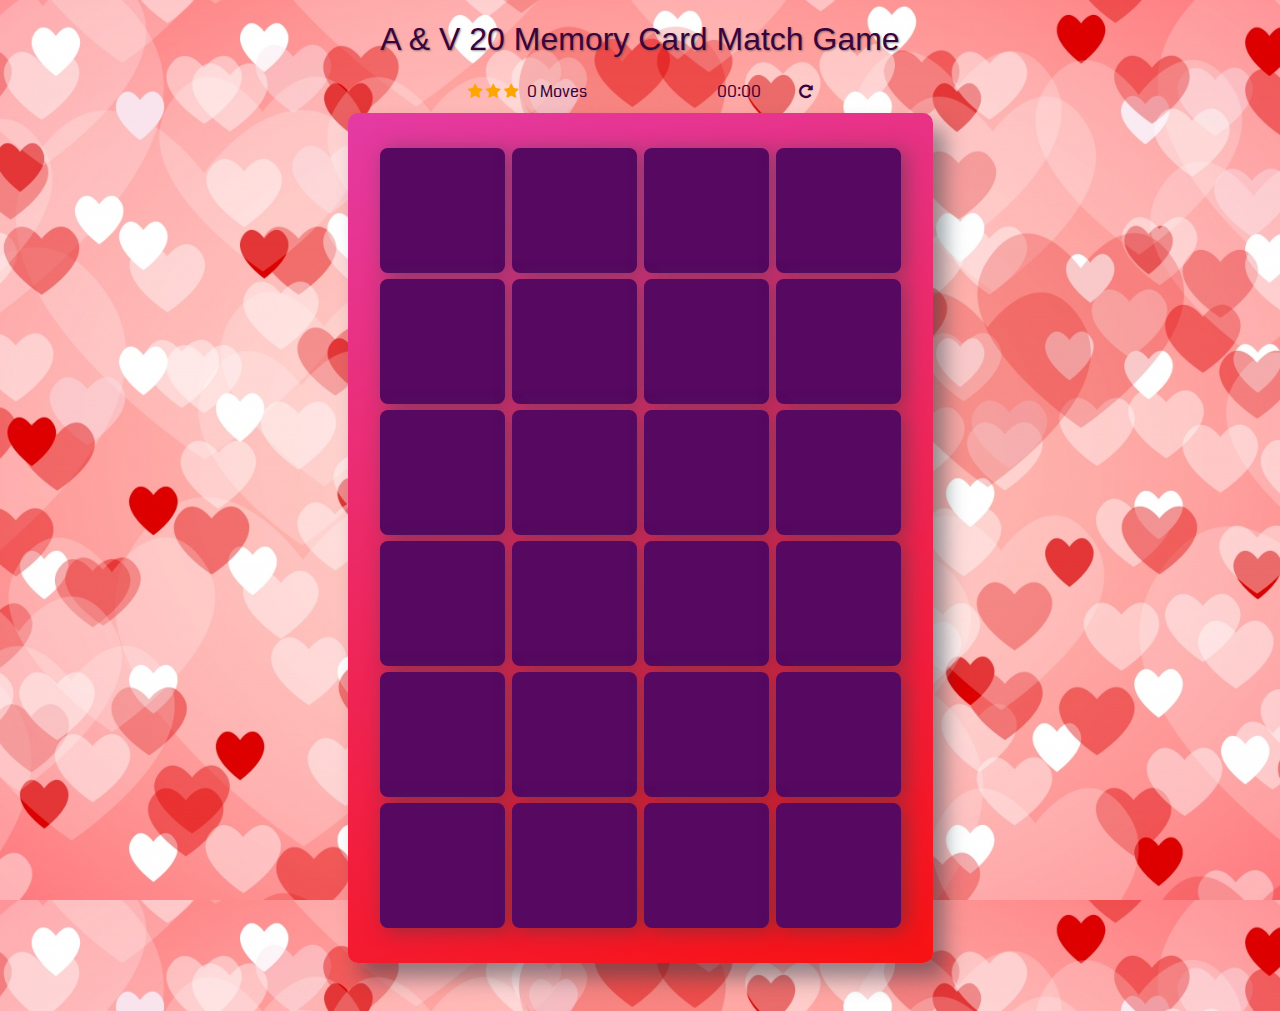
<file: av20/index.html>
<!doctype html>
<html lang="en">
   <head>
      <meta name="robots" content="noindex">
      <meta charset="utf-8">
      <title>A & V 20 Memory Card Match Game</title>
      <meta name="description" content="">
      <link rel="stylesheet prefetch" href="https://maxcdn.bootstrapcdn.com/font-awesome/4.6.1/css/font-awesome.min.css">
      <link rel="stylesheet prefetch" href="https://fonts.googleapis.com/css?family=Coda">
      <link rel="stylesheet" href="css/app.css">
   </head>
   <body>
      <div class="container">
         <header>
            <h1>A & V 20 Memory Card Match Game</h1>
         </header>
         <section class="score-panel">
            <ul class="stars">
               <li><i class="fa fa-star"></i></li>
               <li><i class="fa fa-star"></i></li>
               <li><i class="fa fa-star"></i></li>
            </ul>
            <span class="moves">3</span>
            <div class="timer">
               <span class="min">00</span>:<span class="sec">00</span>
            </div>
            <div class="restart">
               <i class="fa fa-repeat"></i>
            </div>
         </section>
         <ul class="deck">
         </ul>
         <section class="final-score modal">
            <span class="controls">
            <span class="play-again">Play again</span>
            <i class="fa fa-times close"></i>
            </span>
            <h1>Score</h1>
            <p class="comment"></p>
            <ul class="modal-stars">
               <li><i class="fa fa-star"></i></li>
               <li><i class="fa fa-star"></i></li>
               <li><i class="fa fa-star"></i></li>
            </ul>
            <p>You matched all cards in <span id="total-time">0</span>.</p>
         </section>
         <div class="backdrop"></div>
      </div>
      <script src="js/app.js"></script>
   </body>
</html>
</file>
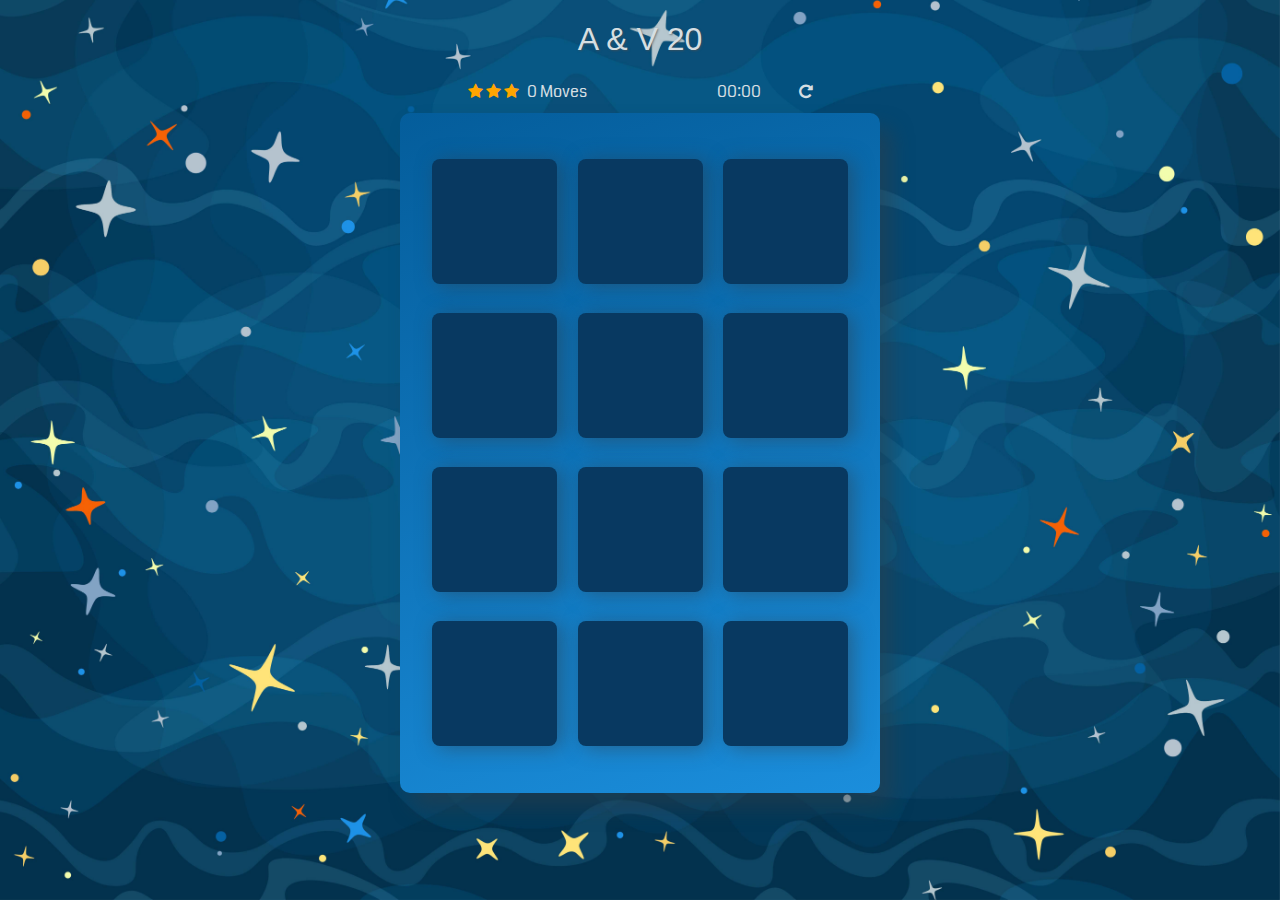
<file: testgame/index.html>
<!doctype html>
<html lang="en">
   <head>
      <meta name="robots" content="noindex">
      <meta charset="utf-8">
      <title>A & V 20</title>
      <meta name="description" content="">
      <link rel="stylesheet prefetch" href="https://maxcdn.bootstrapcdn.com/font-awesome/4.6.1/css/font-awesome.min.css">
      <link rel="stylesheet prefetch" href="https://fonts.googleapis.com/css?family=Coda">
      <link rel="stylesheet" href="css/app.css">
   </head>
   <body>
      <div class="container">
         <header>
            <h1>A & V 20</h1>
         </header>
         <section class="score-panel">
            <ul class="stars">
               <li><i class="fa fa-star"></i></li>
               <li><i class="fa fa-star"></i></li>
               <li><i class="fa fa-star"></i></li>
            </ul>
            <span class="moves">3</span>
            <div class="timer">
               <span class="min">00</span>:<span class="sec">00</span>
            </div>
            <div class="restart">
               <i class="fa fa-repeat"></i>
            </div>
         </section>
         <ul class="deck">
         </ul>
         <section class="final-score modal">
            <span class="controls">
            <span class="play-again">Play again</span>
            <i class="fa fa-times close"></i>
            </span>
            <h1>Score</h1>
            <p class="comment"></p>
            <ul class="modal-stars">
               <li><i class="fa fa-star"></i></li>
               <li><i class="fa fa-star"></i></li>
               <li><i class="fa fa-star"></i></li>
            </ul>
            <p>You matched all cards in <span id="total-time">0</span>.</p>
         </section>
         <div class="backdrop"></div>
      </div>
      <script src="js/app.js"></script>
   </body>
</html>
</file>
<file: av20/css/app.css>
html {
    box-sizing: border-box;
}

*,
*::before,
*::after {
    box-sizing: inherit;
}

html,
body {
    width: 100%;
    height: 100%;
    margin: 0;
    padding: 0;
}

body {
    background: #d5dee2 url('../img/bg.jpg') bottom;
    background-size: cover;
    font-family: 'Coda', cursive;
}

.container {
    display: flex;
    justify-content: center;
    align-items: center;
    flex-direction: column;
}

h1 {
    font-family: 'Open Sans', sans-serif;
    font-weight: 400;
    color: #3b033b;
    text-shadow: 1px 1px 2px rgba(80, 80, 80, 0.6);
}

/*
 * Background styles for cards
 */
img {
    display: none;
    background-color: transparent;
    fill: currentColor;
    width: 85%;
    height: 85%;
}

.display-icon {
    display: inline-block;
    animation: showicon 0.4s;
    animation-iteration-count: 1;
}

.fallback {
    background-size: contain;
    background-repeat: no-repeat;
    background-position: center;
    width: 60%;
    height: 60%;
}

.fallback-png-1 {
    background-image: url(../img/png/02.png);
}

.fallback-png-2 {
    background-image: url(../img/png/03.png);
}

.fallback-png-3 {
    background-image: url(../img/png/05.png);
}

.fallback-png-4 {
    background-image: url(../img/png/06.png);
}

.fallback-png-5 {
    background-image: url(../img/png/08.png);
}

.fallback-png-6 {
    background-image: url(../img/png/09.png);
}

.fallback-png-7 {
    background-image: url(../img/png/10.png);
}

.fallback-png-8 {
    background-image: url(../img/png/12.png);
}


/*
 * Styles for the deck of cards
 */

.deck {
    width: 585px;
    min-height: 850px;
    background: linear-gradient(160deg, #e43aa3 0%, #f81212 100%);
    padding: 32px;
    border-radius: 10px;
    box-shadow: 12px 15px 20px 0 rgba(46, 61, 73, 0.5);
    display: flex;
    flex-wrap: wrap;
    justify-content: space-between;
    align-items: center;
    margin: 0 0 3em;
}

.deck .card {
    height: 125px;
    width: 125px;
    background: #570861;
    font-size: 0;
    color: #ffffff;
    border-radius: 8px;
    cursor: pointer;
    display: flex;
    justify-content: center;
    align-items: center;
    box-shadow: 5px 2px 20px 0 rgba(46, 61, 73, 0.5);
}

.deck .card.open {
    background: #1f92e7;
    cursor: default;
    animation: flip 0.4s;
    animation-iteration-count: 1;
}

.deck .card.show {
    font-size: 33px;
}

.deck .card.match {
    cursor: default;
    background: #f5ce67;
    font-size: 33px;
    animation: flip 0.4s;
    animation-iteration-count: 1;
    transition: background 0.6s;
}

/*
 * Styles for the Score Panel
 */

.score-panel {
    text-align: left;
    width: 345px;
    margin-bottom: 10px;
    color: #3b033b;
}

.score-panel .stars {
    margin: 0;
    padding: 0;
    display: inline-block;
    margin: 0 5px 0 0;
    color: orange;
}

.score-panel .stars li {
    list-style: none;
    display: inline-block;
}

.score-panel .timer {
    display: inline;
    position: absolute;
    left: 56%;
}

.score-panel .restart {
    float: right;
    cursor: pointer;
}

/*
 * Styles for the Final Score Modal
 */

.final-score.modal {
    position: absolute;
    /* top: 47%; */
    width: 340px;
    min-height: 300px;
    color: #d5dee2;
    background: linear-gradient(160deg, #7494b3 0%, #1b8edc 100%);
    padding: 32px;
    border-radius: 10px;
    box-shadow: 12px 15px 20px 0 rgba(46, 61, 73, 0.5);
    display: none;
    z-index: 2;
}

.final-score.modal h1 {
    text-align: center;
}

.final-score.modal .controls {
    display: flex;
    justify-content: space-between;
}

.final-score.modal .play-again {
    cursor: pointer;
    font-size: 0.9em;
}

.final-score.modal .fa.fa-times {
    cursor: pointer;
}

.final-score.modal .modal-stars {
    color: #f5ce67;
    list-style: none;
    display: flex;
    justify-content: center;
    padding: 0;
    margin: 1.5em 0;
}

.final-score.modal p.comment {
    font-size: 1.2em;
    padding: 0;
    margin: 0em 0 -0.6em 0;
}

.final-score.modal .fa.fa-star {
    margin: 0.2em;
    font-size: x-large;
}

.final-score.modal p {
    text-align: center;
}

.backdrop {
    display: none;
    width: 100%;
}

.backdrop-show {
    display: block;
    position: absolute;
    background: rgba(46, 61, 73, 0.1);
    z-index: 1;
}

/*
* Footer styles
*/
footer p {
    padding: 0;
    padding-bottom: 1em;
}

.left,
.right,
.left a:hover,
.right a:hover {
    font-family: 'Open Sans', sans-serif;
    font-weight: 300;
    font-size: 12px;
    color: #d5dee2;
    text-align: left;
    text-decoration: none;
}

.left a,
.right a {
    color: #effaff;
    text-decoration: none;
}

.left {
    float: left;
    margin-left: -324px;
}

.right {
    float: right;
    margin-right: -310px;
}

/*
* CSS Animations
*/

@keyframes flip {
    0% { transform: rotateY(180deg); background: #570861; }
    49% { background: #570861; }
    50% { transform: rotateY(90deg); background: #1f92e7; }
    100% { transform: rotateY(0deg); }
}

@keyframes reverseflip {
    0% { transform: rotateY(0deg); background: #1f92e7; }
    49% { background: #1f92e7; }
    50% { transform: rotateY(90deg); background: #570861; }
    100% { transform: rotateY(180deg); background: #570861; }
}

@keyframes showicon {
    0% { opacity: 0;}
    49% { opacity: 0;}
    50% { opacity: 1;}
    100% { opacity: 1;}
}

@keyframes hideicon {
    0% { opacity: 1;}
    49% { opacity: 1;}
    50% { opacity: 0;}
    100% { opacity: 0;}
}

@keyframes shake {
    0% { transform: translate(1px, 1px) rotate(0deg); background: #f50625; }
    20% { transform: translate(-3px, 0px) rotate(1deg); }
    40% { transform: translate(2px, -1px) rotate(1deg); }
    60% { transform: translate(-3px, 1px) rotate(0deg); }
    80% { transform: translate(1px, -1px) rotate(1deg); }
    100% { transform: translate(0px, 0px) rotate(-1deg); background: #f50625; }
}

/* MEDIA QUERIES */
/* Ipad */
@media only screen
  and (min-device-width: 768px)
  and (max-device-width: 1024px) {
    .score-panel {
        width: 576px;
        font-size: 1.2em;
    }

    .final-score.modal h1 {
        font-size: 3em;
    }

    .score-panel .timer {
        left: 67%;
    }

    .deck {
        width: 860px;
        min-height: 880px;
    }

    .deck .card {
        height: calc(880px/5);
        width: calc(860px/5);
    }

    svg {
        width: 74px;
        height: 74px;
    }

    .final-score.modal {
        width: 600px;
        min-height: 562px;
    }

    .final-score.modal .controls {
        font-size: 2em;
    }

    .final-score.modal p.comment {
        font-size: 1.8em;
    }

    .final-score.modal .fa.fa-star {
        font-size: 3em;
    }

    .final-score.modal p {
        font-size: 1.8em;
    }
}

/*  iPhone X, 6, 7, 8  */

@media only screen
  and (min-device-width: 375px)
  and (max-device-width: 812px) {
    h1 {
        font-size: 3.4em;
    }

    .score-panel {
        width: 659px;
        font-size: 2em;
        margin-bottom: 20px;
    }

    .score-panel .timer {
        left: 67%;
    }

    .deck {
        width: 860px;
        min-height: 1200px;
    }

    .deck .card {
        height: calc(880px/5);
        width: calc(860px/5);
    }

    svg {
        width: 96px;
        height: 96px;
    }

    .left,
    .right,
    .left a:hover,
    .right a:hover {
        font-size: 1.3em;
        letter-spacing: 0.1em;
    }
}

/*  iPhone 5  */

@media only screen
  and (min-device-width: 320px)
  and (max-device-width: 568px) {
    h1 {
        font-size: 3.4em;
    }

    .score-panel {
        width: 659px;
        font-size: 2em;
        margin-bottom: 20px;
    }

    .score-panel .timer {
        left: 67%;
    }

    .deck {
        width: 860px;
        min-height: 1200px;
    }

    .deck .card {
        height: calc(880px/5);
        width: calc(860px/5);
    }

    svg {
        width: 96px;
        height: 96px;
    }

    .left,
    .right,
    .left a:hover,
    .right a:hover {
        font-size: 1.3em;
        letter-spacing: 0.1em;
    }

    .final-score.modal {
        width: 700px;
        min-height: 590px;
    }

    .final-score.modal .controls {
        font-size: 2em;
    }

    .final-score.modal p.comment {
        font-size: 2em;
    }

    .final-score.modal .fa.fa-star {
        font-size: 3em;
    }

    .final-score.modal p {
        font-size: 1.8em;
    }
}
</file>
<file: testgame/css/app.css>
html {
    box-sizing: border-box;
}

*,
*::before,
*::after {
    box-sizing: inherit;
}

html,
body {
    width: 100%;
    height: 100%;
    margin: 0;
    padding: 0;
}

body {
    background: #d5dee2 url('../img/bg.jpg') bottom;
    background-size: cover;
    font-family: 'Coda', cursive;
}

.container {
    display: flex;
    justify-content: center;
    align-items: center;
    flex-direction: column;
}

h1 {
    font-family: 'Open Sans', sans-serif;
    font-weight: 400;
    color: #d5dee2;
    text-shadow: 1px 1px 2px rgba(80, 80, 80, 0.6);
}

/*
 * Background styles for cards
 */
img {
    display: none;
    background-color: transparent;
    fill: currentColor;
    width: 100%;
    height: 100%;
}

.display-icon {
    display: inline-block;
    animation: showicon 0.4s;
    animation-iteration-count: 1;
}

.fallback {
    background-size: contain;
    background-repeat: no-repeat;
    background-position: center;
    width: 60%;
    height: 60%;
}

.fallback-png-1 {
    background-image: url(../img/png/02.png);
}

.fallback-png-2 {
    background-image: url(../img/png/03.png);
}

.fallback-png-3 {
    background-image: url(../img/png/05.png);
}

.fallback-png-4 {
    background-image: url(../img/png/06.png);
}

.fallback-png-5 {
    background-image: url(../img/png/08.png);
}

.fallback-png-6 {
    background-image: url(../img/png/09.png);
}

.fallback-png-7 {
    background-image: url(../img/png/10.png);
}

.fallback-png-8 {
    background-image: url(../img/png/12.png);
}


/*
 * Styles for the deck of cards
 */

.deck {
    width: 480px;
    min-height: 680px;
    background: linear-gradient(160deg, #045d9b 0%, #1b8edc 100%);
    padding: 32px;
    border-radius: 10px;
    box-shadow: 12px 15px 20px 0 rgba(46, 61, 73, 0.5);
    display: flex;
    flex-wrap: wrap;
    justify-content: space-between;
    align-items: center;
    margin: 0 0 3em;
}

.deck .card {
    height: 125px;
    width: 125px;
    background: #083961;
    font-size: 0;
    color: #ffffff;
    border-radius: 8px;
    cursor: pointer;
    display: flex;
    justify-content: center;
    align-items: center;
    box-shadow: 5px 2px 20px 0 rgba(46, 61, 73, 0.5);
}

.deck .card.open {
    background: #1f92e7;
    cursor: default;
    animation: flip 0.4s;
    animation-iteration-count: 1;
}

.deck .card.show {
    font-size: 33px;
}

.deck .card.match {
    cursor: default;
    background: #f5ce67;
    font-size: 33px;
    animation: flip 0.4s;
    animation-iteration-count: 1;
    transition: background 0.6s;
}

/*
 * Styles for the Score Panel
 */

.score-panel {
    text-align: left;
    width: 345px;
    margin-bottom: 10px;
    color: #d5dee2;
}

.score-panel .stars {
    margin: 0;
    padding: 0;
    display: inline-block;
    margin: 0 5px 0 0;
    color: orange;
}

.score-panel .stars li {
    list-style: none;
    display: inline-block;
}

.score-panel .timer {
    display: inline;
    position: absolute;
    left: 56%;
}

.score-panel .restart {
    float: right;
    cursor: pointer;
}

/*
 * Styles for the Final Score Modal
 */

.final-score.modal {
    position: absolute;
    /* top: 47%; */
    width: 340px;
    min-height: 300px;
    color: #d5dee2;
    background: linear-gradient(160deg, #7494b3 0%, #1b8edc 100%);
    padding: 32px;
    border-radius: 10px;
    box-shadow: 12px 15px 20px 0 rgba(46, 61, 73, 0.5);
    display: none;
    z-index: 2;
}

.final-score.modal h1 {
    text-align: center;
}

.final-score.modal .controls {
    display: flex;
    justify-content: space-between;
}

.final-score.modal .play-again {
    cursor: pointer;
    font-size: 0.9em;
}

.final-score.modal .fa.fa-times {
    cursor: pointer;
}

.final-score.modal .modal-stars {
    color: #f5ce67;
    list-style: none;
    display: flex;
    justify-content: center;
    padding: 0;
    margin: 1.5em 0;
}

.final-score.modal p.comment {
    font-size: 1.2em;
    padding: 0;
    margin: 0em 0 -0.6em 0;
}

.final-score.modal .fa.fa-star {
    margin: 0.2em;
    font-size: x-large;
}

.final-score.modal p {
    text-align: center;
}

.backdrop {
    display: none;
    width: 100%;
}

.backdrop-show {
    display: block;
    position: absolute;
    background: rgba(46, 61, 73, 0.1);
    z-index: 1;
}

/*
* Footer styles
*/
footer p {
    padding: 0;
    padding-bottom: 1em;
}

.left,
.right,
.left a:hover,
.right a:hover {
    font-family: 'Open Sans', sans-serif;
    font-weight: 300;
    font-size: 12px;
    color: #d5dee2;
    text-align: left;
    text-decoration: none;
}

.left a,
.right a {
    color: #effaff;
    text-decoration: none;
}

.left {
    float: left;
    margin-left: -324px;
}

.right {
    float: right;
    margin-right: -310px;
}

/*
* CSS Animations
*/

@keyframes flip {
    0% { transform: rotateY(180deg); background: #083961; }
    49% { background: #083961; }
    50% { transform: rotateY(90deg); background: #1f92e7; }
    100% { transform: rotateY(0deg); }
}

@keyframes reverseflip {
    0% { transform: rotateY(0deg); background: #1f92e7; }
    49% { background: #1f92e7; }
    50% { transform: rotateY(90deg); background: #083961; }
    100% { transform: rotateY(180deg); background: #083961; }
}

@keyframes showicon {
    0% { opacity: 0;}
    49% { opacity: 0;}
    50% { opacity: 1;}
    100% { opacity: 1;}
}

@keyframes hideicon {
    0% { opacity: 1;}
    49% { opacity: 1;}
    50% { opacity: 0;}
    100% { opacity: 0;}
}

@keyframes shake {
    0% { transform: translate(1px, 1px) rotate(0deg); background: #f50625; }
    20% { transform: translate(-3px, 0px) rotate(1deg); }
    40% { transform: translate(2px, -1px) rotate(1deg); }
    60% { transform: translate(-3px, 1px) rotate(0deg); }
    80% { transform: translate(1px, -1px) rotate(1deg); }
    100% { transform: translate(0px, 0px) rotate(-1deg); background: #f50625; }
}

/* MEDIA QUERIES */
/* Ipad */
@media only screen
  and (min-device-width: 768px)
  and (max-device-width: 1024px) {
    .score-panel {
        width: 576px;
        font-size: 1.2em;
    }

    .final-score.modal h1 {
        font-size: 3em;
    }

    .score-panel .timer {
        left: 67%;
    }

    .deck {
        width: 860px;
        min-height: 880px;
    }

    .deck .card {
        height: calc(880px/5);
        width: calc(860px/5);
    }

    svg {
        width: 74px;
        height: 74px;
    }

    .final-score.modal {
        width: 600px;
        min-height: 562px;
    }

    .final-score.modal .controls {
        font-size: 2em;
    }

    .final-score.modal p.comment {
        font-size: 1.8em;
    }

    .final-score.modal .fa.fa-star {
        font-size: 3em;
    }

    .final-score.modal p {
        font-size: 1.8em;
    }
}

/*  iPhone X, 6, 7, 8  */

@media only screen
  and (min-device-width: 375px)
  and (max-device-width: 812px) {
    h1 {
        font-size: 3.4em;
    }

    .score-panel {
        width: 659px;
        font-size: 2em;
        margin-bottom: 20px;
    }

    .score-panel .timer {
        left: 67%;
    }

    .deck {
        width: 860px;
        min-height: 880px;
    }

    .deck .card {
        height: calc(880px/5);
        width: calc(860px/5);
    }

    svg {
        width: 96px;
        height: 96px;
    }

    .left,
    .right,
    .left a:hover,
    .right a:hover {
        font-size: 1.3em;
        letter-spacing: 0.1em;
    }
}

/*  iPhone 5  */

@media only screen
  and (min-device-width: 320px)
  and (max-device-width: 568px) {
    h1 {
        font-size: 3.4em;
    }

    .score-panel {
        width: 659px;
        font-size: 2em;
        margin-bottom: 20px;
    }

    .score-panel .timer {
        left: 67%;
    }

    .deck {
        width: 860px;
        min-height: 880px;
    }

    .deck .card {
        height: calc(880px/5);
        width: calc(860px/5);
    }

    svg {
        width: 96px;
        height: 96px;
    }

    .left,
    .right,
    .left a:hover,
    .right a:hover {
        font-size: 1.3em;
        letter-spacing: 0.1em;
    }

    .final-score.modal {
        width: 700px;
        min-height: 590px;
    }

    .final-score.modal .controls {
        font-size: 2em;
    }

    .final-score.modal p.comment {
        font-size: 2em;
    }

    .final-score.modal .fa.fa-star {
        font-size: 3em;
    }

    .final-score.modal p {
        font-size: 1.8em;
    }
}
</file>
